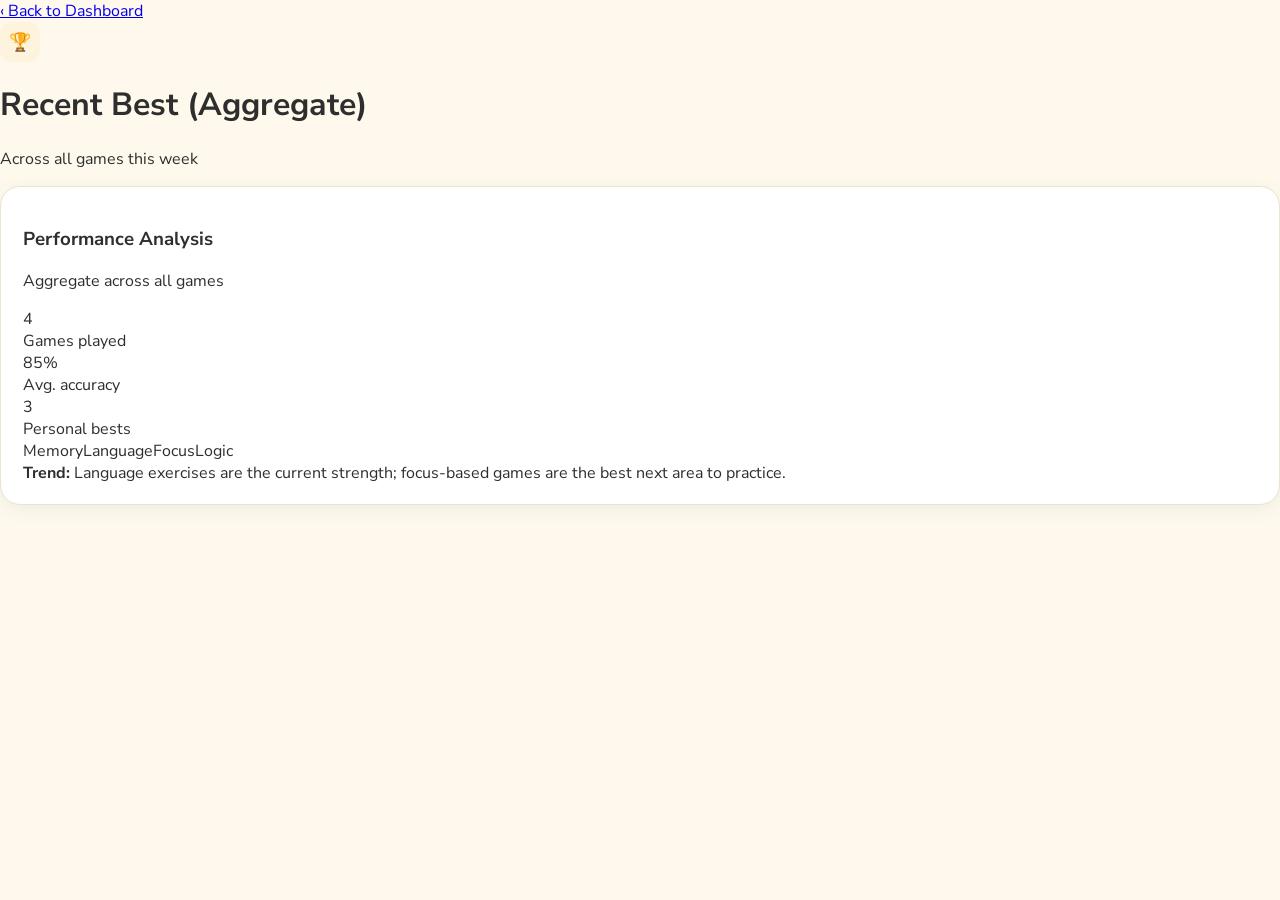
<file: analysis_best.html>
<!DOCTYPE html>
<html lang="en">
<head>
<meta charset="UTF-8">
<meta name="viewport" content="width=device-width, initial-scale=1.0">
<title>Recent Best — Performance Analysis · NeuroBloom</title>
<link rel="preconnect" href="https://fonts.googleapis.com">
<link href="https://fonts.googleapis.com/css2?family=Nunito+Sans:wght@400;500;600;700;800&display=swap" rel="stylesheet">
<link rel="stylesheet" href="style.css">
</head>
<body>
<div class="page-wrap">

  <a class="back-link" href="index.html">‹ Back to Dashboard</a>

  <div class="page-title-row">
    <div class="g-icon best">🏆</div>
    <div>
      <h1>Recent Best (Aggregate)</h1>
      <p>Across all games this week</p>
    </div>
  </div>

  <div class="card analysis-panel standalone">
    <div class="analysis-head">
      <div>
        <h3>Performance Analysis</h3>
        <p>Aggregate across all games</p>
      </div>
    </div>
    <div class="stat-row">
      <div class="stat-box"><div class="num">4</div><div class="lbl">Games played</div></div>
      <div class="stat-box"><div class="num">85%</div><div class="lbl">Avg. accuracy</div></div>
      <div class="stat-box"><div class="num">3</div><div class="lbl">Personal bests</div></div>
    </div>
    <div class="bars">
      <div class="bar" style="height:60%"></div>
      <div class="bar peak" style="height:88%"></div>
      <div class="bar" style="height:45%"></div>
      <div class="bar" style="height:70%"></div>
    </div>
    <div class="bar-labels"><span>Memory</span><span>Language</span><span>Focus</span><span>Logic</span></div>
    <div class="analysis-note"><b>Trend:</b> Language exercises are the current strength; focus-based games are the best next area to practice.</div>
  </div>

</div>
</body>
</html>
</file>
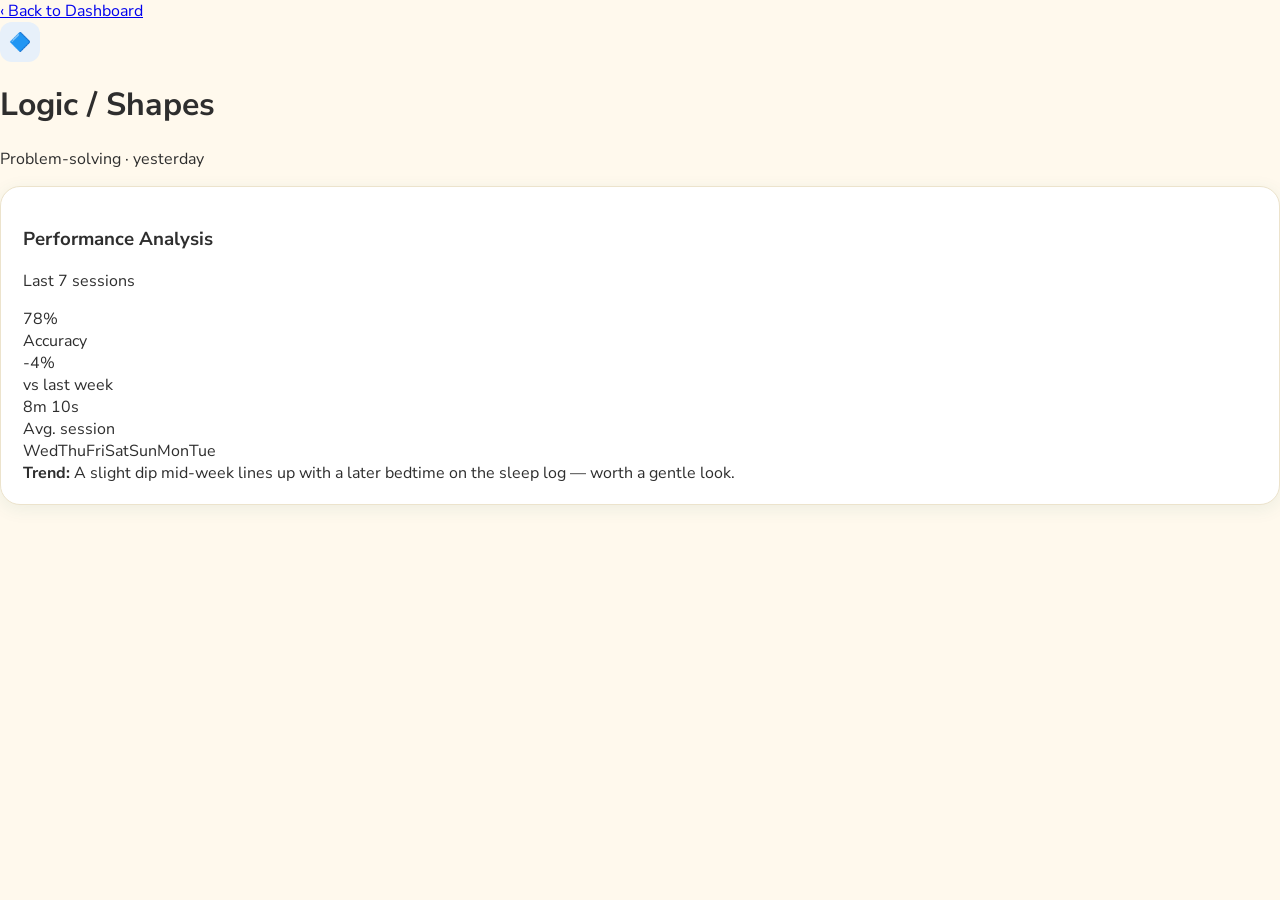
<file: analysis_logic.html>
<!DOCTYPE html>
<html lang="en">
<head>
<meta charset="UTF-8">
<meta name="viewport" content="width=device-width, initial-scale=1.0">
<title>Logic / Shapes — Performance Analysis · NeuroBloom</title>
<link rel="preconnect" href="https://fonts.googleapis.com">
<link href="https://fonts.googleapis.com/css2?family=Nunito+Sans:wght@400;500;600;700;800&display=swap" rel="stylesheet">
<link rel="stylesheet" href="style.css">
</head>
<body>
<div class="page-wrap">

  <a class="back-link" href="index.html">‹ Back to Dashboard</a>

  <div class="page-title-row">
    <div class="g-icon logic">🔷</div>
    <div>
      <h1>Logic / Shapes</h1>
      <p>Problem-solving · yesterday</p>
    </div>
  </div>

  <div class="card analysis-panel standalone">
    <div class="analysis-head">
      <div>
        <h3>Performance Analysis</h3>
        <p>Last 7 sessions</p>
      </div>
    </div>
    <div class="stat-row">
      <div class="stat-box"><div class="num">78%</div><div class="lbl">Accuracy</div></div>
      <div class="stat-box"><div class="num">-4%</div><div class="lbl">vs last week</div></div>
      <div class="stat-box"><div class="num">8m 10s</div><div class="lbl">Avg. session</div></div>
    </div>
    <div class="bars">
      <div class="bar peak" style="height:85%"></div>
      <div class="bar" style="height:76%"></div>
      <div class="bar" style="height:70%"></div>
      <div class="bar" style="height:65%"></div>
      <div class="bar" style="height:72%"></div>
      <div class="bar" style="height:78%"></div>
      <div class="bar" style="height:78%"></div>
    </div>
    <div class="bar-labels"><span>Wed</span><span>Thu</span><span>Fri</span><span>Sat</span><span>Sun</span><span>Mon</span><span>Tue</span></div>
    <div class="analysis-note"><b>Trend:</b> A slight dip mid-week lines up with a later bedtime on the sleep log — worth a gentle look.</div>
  </div>

</div>
</body>
</html>
</file>
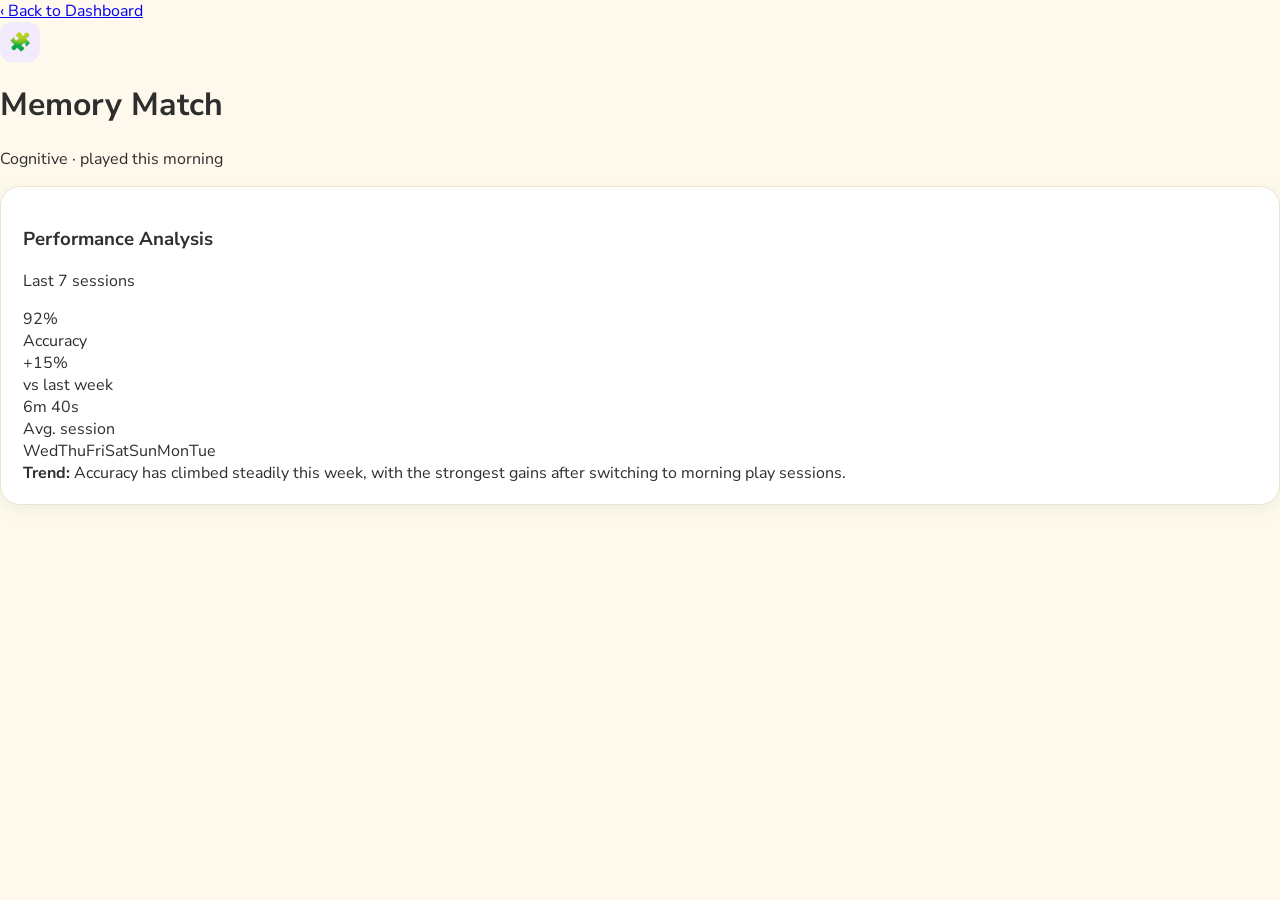
<file: analysis_memory.html>
<!DOCTYPE html>
<html lang="en">
<head>
<meta charset="UTF-8">
<meta name="viewport" content="width=device-width, initial-scale=1.0">
<title>Memory Match — Performance Analysis · NeuroBloom</title>
<link rel="preconnect" href="https://fonts.googleapis.com">
<link href="https://fonts.googleapis.com/css2?family=Nunito+Sans:wght@400;500;600;700;800&display=swap" rel="stylesheet">
<link rel="stylesheet" href="style.css">
</head>
<body>
<div class="page-wrap">

  <a class="back-link" href="index.html">‹ Back to Dashboard</a>

  <div class="page-title-row">
    <div class="g-icon memory">🧩</div>
    <div>
      <h1>Memory Match</h1>
      <p>Cognitive · played this morning</p>
    </div>
  </div>

  <div class="card analysis-panel standalone">
    <div class="analysis-head">
      <div>
        <h3>Performance Analysis</h3>
        <p>Last 7 sessions</p>
      </div>
    </div>
    <div class="stat-row">
      <div class="stat-box"><div class="num">92%</div><div class="lbl">Accuracy</div></div>
      <div class="stat-box"><div class="num">+15%</div><div class="lbl">vs last week</div></div>
      <div class="stat-box"><div class="num">6m 40s</div><div class="lbl">Avg. session</div></div>
    </div>
    <div class="bars">
      <div class="bar" style="height:40%"></div>
      <div class="bar" style="height:55%"></div>
      <div class="bar" style="height:50%"></div>
      <div class="bar" style="height:68%"></div>
      <div class="bar" style="height:74%"></div>
      <div class="bar" style="height:80%"></div>
      <div class="bar peak" style="height:92%"></div>
    </div>
    <div class="bar-labels"><span>Wed</span><span>Thu</span><span>Fri</span><span>Sat</span><span>Sun</span><span>Mon</span><span>Tue</span></div>
    <div class="analysis-note"><b>Trend:</b> Accuracy has climbed steadily this week, with the strongest gains after switching to morning play sessions.</div>
  </div>

</div>
</body>
</html>
</file>
<file: style.css>
:root {
  --cream:        #FFF9ED;
  --cream-deep:   #FBF2DC;
  --teal:         #176B5B;
  --teal-deep:    #124F44;
  --teal-tint:    #E4F1EE;
  --blue:         #3D82C4;
  --blue-tint:    #E7F0FA;
  --yellow:       #F4B942;
  --yellow-tint:  #FEF3DC;
  --green:        #8FC1A6;
  --green-tint:   #E7F5EE;
  --purple:       #9C7AEA;
  --purple-tint:  #F1EBFC;
  --coral:        #E57373;
  --coral-tint:   #FCEAEA;
  --ink:          #2E2E2E;
  --ink-soft:     #6B6B63;
  --line:         #ECE3CC;
  --white:        #FFFFFF;

  --radius-lg: 20px;
  --radius-md: 14px;
  --radius-sm: 10px;
  --shadow-card: 0 4px 18px rgba(23, 107, 91, 0.08);
  --shadow-pop:  0 10px 30px rgba(23, 107, 91, 0.14);
}

* { box-sizing: border-box; }

body {
  margin: 0;
  background: var(--cream);
  color: var(--ink);
  font-family: "Nunito Sans", -apple-system, BlinkMacSystemFont, sans-serif;
  -webkit-font-smoothing: antialiased;
}

.wrap {
  max-width: 1320px;
  margin: 0 auto;
  padding: 20px 28px 48px;
}

/* Top nav */
.topnav {
  display: flex;
  align-items: center;
  justify-content: space-between;
  gap: 20px;
  background: var(--white);
  border: 1px solid var(--line);
  border-radius: var(--radius-lg);
  padding: 12px 20px;
  box-shadow: var(--shadow-card);
}

.brand { display: flex; align-items: center; gap: 12px; }

.topnav-row { display: contents; }

.brand-mark {
  width: 42px;
  height: 42px;
  border-radius: 12px;
  background: linear-gradient(145deg, var(--teal), var(--teal-deep));
  color: var(--white);
  display: flex;
  align-items: center;
  justify-content: center;
}
.brand-mark svg { width: 22px; height: 22px; }

.brand-text .name { font-weight: 800; font-size: 18px; color: var(--teal-deep); line-height: 1.1; }
.brand-text .sub { font-size: 10.5px; letter-spacing: 0.06em; color: var(--ink-soft); font-weight: 700; }

.patient-switch { display: flex; align-items: center; gap: 8px; }
.patient-switch-label { font-size: 13px; color: var(--ink-soft); font-weight: 600; }
.patient-select {
  border: 1px solid var(--line);
  background: var(--cream-deep);
  border-radius: var(--radius-sm);
  padding: 8px 12px;
  font-family: inherit;
  font-weight: 700;
  color: var(--teal-deep);
}

.nav-links { display: flex; align-items: center; gap: 8px; position: relative; }

.nav-toggle {
  display: none;
  flex-direction: column;
  justify-content: center;
  align-items: center;
  gap: 5px;
  width: 40px;
  height: 40px;
  border-radius: 50%;
  border: 1px solid var(--line);
  background: var(--cream-deep);
  cursor: pointer;
}
.nav-toggle span {
  display: block;
  width: 18px;
  height: 2px;
  border-radius: 2px;
  background: var(--teal-deep);
}
.nav-toggle:hover { background: var(--teal-tint); }

.nav-pill {
  border: none;
  background: transparent;
  color: var(--ink-soft);
  font-family: inherit;
  font-weight: 700;
  font-size: 14px;
  padding: 10px 16px;
  border-radius: 999px;
  cursor: pointer;
  transition: background 0.15s ease, color 0.15s ease;
}
.nav-pill:hover { background: var(--teal-tint); color: var(--teal-deep); }
.nav-pill.active { background: var(--teal); color: var(--white); }

.icon-btn {
  width: 40px;
  height: 40px;
  border-radius: 50%;
  border: 1px solid var(--line);
  background: var(--cream-deep);
  color: var(--teal-deep);
  font-size: 16px;
  cursor: pointer;
}
.icon-btn:hover { background: var(--teal-tint); }

.settings-wrap { position: relative; }
.settings-panel {
  display: none;
  position: absolute;
  right: 0;
  top: 52px;
  width: 320px;
  background: var(--white);
  border: 1px solid var(--line);
  border-radius: var(--radius-md);
  box-shadow: var(--shadow-pop);
  padding: 18px;
  z-index: 20;
}
.settings-panel.open { display: block; }

.settings-header { display: flex; align-items: center; justify-content: space-between; margin-bottom: 8px; }
.settings-header h3 { margin: 0; font-size: 16px; color: var(--teal-deep); }
.close-analysis { border: none; background: none; color: var(--ink-soft); font-size: 16px; cursor: pointer; }

.settings-row { display: flex; align-items: center; justify-content: space-between; padding: 12px 0; border-bottom: 1px solid var(--line); }
.settings-label { font-weight: 700; font-size: 14px; color: var(--ink); display: flex; flex-direction: column; gap: 2px; }
.settings-label span { font-weight: 500; font-size: 12px; color: var(--ink-soft); }

.switch { position: relative; width: 42px; height: 24px; display: inline-block; flex-shrink: 0; }
.switch input { opacity: 0; width: 0; height: 0; }
.slider { position: absolute; inset: 0; background: #DDD3B4; border-radius: 999px; transition: 0.2s; cursor: pointer; }
.slider::before { content: ""; position: absolute; width: 18px; height: 18px; left: 3px; top: 3px; background: var(--white); border-radius: 50%; transition: 0.2s; }
.switch input:checked + .slider { background: var(--green); }
.switch input:checked + .slider::before { transform: translateX(18px); }

.settings-divider { height: 1px; background: var(--line); margin: 12px 0; }

.settings-textsize { display: flex; gap: 8px; }
.settings-textsize button {
  flex: 1;
  border: 1px solid var(--line);
  background: var(--cream-deep);
  border-radius: var(--radius-sm);
  padding: 10px 0;
  font-family: inherit;
  font-weight: 700;
  color: var(--ink-soft);
  cursor: pointer;
}
.settings-textsize button.active { background: var(--teal); color: var(--white); border-color: var(--teal); }

.settings-select {
  width: 100%;
  border: 1px solid var(--line);
  background: var(--cream-deep);
  border-radius: var(--radius-sm);
  padding: 10px 12px;
  font-family: inherit;
  font-weight: 600;
  color: var(--ink);
}

.location-chip-list {
  display: flex;
  flex-wrap: wrap;
  gap: 6px;
  margin-top: 10px;
}
.location-chip-item {
  display: flex;
  align-items: center;
  gap: 6px;
  background: var(--cream-deep);
  border: 1px solid var(--line);
  border-radius: 999px;
  padding: 5px 10px;
  font-size: 12px;
  font-weight: 600;
  color: var(--ink-soft);
}
.location-chip-item.active {
  background: var(--teal);
  color: var(--white);
  border-color: var(--teal);
}
.location-remove-btn {
  border: none;
  background: none;
  cursor: pointer;
  font-size: 12px;
  line-height: 1;
  color: inherit;
  opacity: 0.7;
  padding: 0;
}
.location-remove-btn:hover { opacity: 1; }

.location-add-row {
  display: flex;
  gap: 8px;
  margin-top: 10px;
}
.location-add-input {
  flex: 1;
  border: 1px solid var(--line);
  background: var(--cream-deep);
  border-radius: var(--radius-sm);
  padding: 8px 10px;
  font-family: inherit;
  font-size: 13px;
  color: var(--ink);
}
.location-add-btn {
  border: none;
  background: var(--teal);
  color: var(--white);
  font-family: inherit;
  font-weight: 700;
  border-radius: var(--radius-sm);
  padding: 8px 14px;
  cursor: pointer;
}
.location-add-btn:hover { opacity: 0.9; }

.live-location-btn {
  width: 100%;
  margin-top: 10px;
  border: none;
  background: var(--blue);
  color: var(--white);
  font-family: inherit;
  font-weight: 700;
  border-radius: var(--radius-sm);
  padding: 10px;
  cursor: pointer;
}
.live-location-btn:hover { background: #35719F; }
.location-status { font-size: 12px; color: var(--ink-soft); margin-top: 6px; }

.care-logs-tip {
  display: inline-block;
  margin: 14px 0 0;
  background: var(--yellow-tint);
  color: #8A5B0A;
  font-weight: 700;
  font-size: 13px;
  padding: 6px 14px;
  border-radius: 999px;
}

 /* Greeting banner  */
.banner {
  margin-top: 16px;
  background: linear-gradient(120deg, var(--teal) 0%, var(--teal-deep) 100%);
  border-radius: var(--radius-lg);
  padding: 24px 28px;
  display: flex;
  align-items: center;
  gap: 20px;
  color: var(--white);
  box-shadow: var(--shadow-card);
}

.banner-photo {
  width: 68px;
  height: 68px;
  border-radius: 50%;
  object-fit: cover;
  border: 3px solid rgba(255,255,255,0.6);
}
.photo-placeholder { background: rgba(255,255,255,0.25); }

.banner-body { flex: 1; }
.banner-date { font-size: 13px; opacity: 0.85; font-weight: 600; margin-bottom: 4px; }
.banner-body h1 { margin: 0 0 6px; font-size: 28px; font-weight: 800; }
.banner-body p { margin: 0; font-size: 14px; opacity: 0.9; }

.location-chip {
  background: rgba(255,255,255,0.14);
  border: 1px solid rgba(255,255,255,0.3);
  border-radius: var(--radius-md);
  padding: 10px 16px;
  text-align: right;
  min-width: 150px;
}
.location-chip .label { font-size: 10.5px; letter-spacing: 0.05em; opacity: 0.8; font-weight: 700; display: flex; align-items: center; justify-content: flex-end; gap: 6px; }
.location-chip .value { font-size: 15px; font-weight: 800; margin-top: 2px; }
.live-dot { color: var(--yellow); font-size: 10px; }

/*  Rows & cards  */
.row { display: grid; gap: 18px; margin-top: 18px; }
.row-1 { grid-template-columns: 1fr 1fr; }
.row-2 { grid-template-columns: 1.3fr 1fr; align-items: start; }

.card {
  background: var(--white);
  border: 1px solid var(--line);
  border-radius: var(--radius-lg);
  padding: 20px 22px;
  box-shadow: var(--shadow-card);
  position: relative;
}

.card h2 {
  margin: 0 0 14px;
  font-size: 16px;
  font-weight: 800;
  color: var(--teal-deep);
  display: flex;
  align-items: center;
  gap: 8px;
}

.dot {
  width: 9px;
  height: 9px;
  border-radius: 50%;
  background: var(--green);
  display: inline-block;
}

/* Current Status card */
.status-person { display: flex; align-items: center; gap: 12px; }
.status-person img, .status-avatar {
  width: 46px;
  height: 46px;
  border-radius: 50%;
  object-fit: cover;
  background: var(--purple-tint);
}
.status-person .who { font-size: 12px; color: var(--ink-soft); font-weight: 600; }
.status-person .when { font-size: 14px; font-weight: 800; color: var(--ink); }
.status-more { margin-left: auto; color: var(--ink-soft); cursor: pointer; }

.status-rows { margin-top: 14px; display: flex; flex-direction: column; gap: 10px; }
.status-row { display: flex; justify-content: space-between; font-size: 14px; }
.status-row .k { color: var(--ink-soft); font-weight: 600; }
.status-row .v { color: var(--ink); font-weight: 800; }

.alert-pill {
  position: absolute;
  top: 20px;
  right: 22px;
  background: var(--coral-tint);
  color: #B23B3B;
  font-weight: 800;
  font-size: 12px;
  padding: 5px 12px;
  border-radius: 999px;
}

/* Exercise progress card */
.exercise-row { display: flex; gap: 14px; }
.exercise-block {
  flex: 1;
  background: var(--green-tint);
  border-radius: var(--radius-md);
  padding: 14px;
  font-size: 20px;
  font-weight: 800;
  color: var(--teal-deep);
}
.exercise-block span { display: block; font-size: 12px; font-weight: 700; color: var(--ink-soft); margin-top: 4px; }
.exercise-block:nth-child(2) { background: var(--blue-tint); }

.bar-track { height: 10px; background: var(--cream-deep); border-radius: 999px; margin-top: 16px; overflow: hidden; }
.bar-fill { height: 100%; background: linear-gradient(90deg, var(--green), var(--teal)); border-radius: 999px; }
.remaining { margin-top: 10px; font-size: 13px; color: var(--ink-soft); font-weight: 600; }

/* Daily Activity Overview */
.activity-head { display: flex; align-items: center; justify-content: space-between; }
.activity-clock { color: var(--yellow); font-size: 18px; }

.eyebrow { font-size: 11px; letter-spacing: 0.06em; font-weight: 800; color: var(--ink-soft); }
.play-time { font-size: 18px; font-weight: 800; color: var(--teal-deep); margin-top: 4px; }

.tag-row { display: flex; gap: 8px; flex-wrap: wrap; margin: 12px 0; }
.tag-row span, .tag-row .tag {
  background: var(--yellow-tint);
  color: #8A5B0A;
  font-size: 12px;
  font-weight: 700;
  padding: 5px 12px;
  border-radius: 999px;
}

.game-list { display: flex; flex-direction: column; gap: 10px; margin-top: 6px; }
.game-row {
  display: flex;
  align-items: center;
  gap: 14px;
  padding: 12px 14px;
  border-radius: var(--radius-md);
  background: var(--cream-deep);
  text-decoration: none;
  color: inherit;
  transition: background 0.15s ease, transform 0.15s ease;
}
.game-row:hover { background: var(--teal-tint); transform: translateX(2px); }

.g-icon {
  width: 40px;
  height: 40px;
  border-radius: 12px;
  display: flex;
  align-items: center;
  justify-content: center;
  font-size: 18px;
  flex-shrink: 0;
}
.g-icon.memory { background: var(--purple-tint); }
.g-icon.best { background: var(--yellow-tint); }
.g-icon.logic { background: var(--blue-tint); }

.g-info { flex: 1; }
.g-name { font-weight: 800; font-size: 14px; color: var(--ink); }
.g-meta { font-size: 12.5px; color: var(--ink-soft); font-weight: 600; margin-top: 2px; }
.g-arrow { color: var(--ink-soft); font-size: 18px; }

.hint-note { margin-top: 14px; font-size: 12.5px; color: var(--ink-soft); font-weight: 600; }

/* Schedule card */
.schedule { display: flex; flex-direction: column; gap: 4px; margin-bottom: 4px; }

.schedule-item {
  display: flex;
  align-items: center;
  gap: 12px;
  padding: 10px 4px;
  border-bottom: 1px dashed var(--line);
  font-size: 14px;
}
.schedule-item:last-child { border-bottom: none; }

.s-icon {
  width: 32px;
  height: 32px;
  border-radius: 10px;
  background: var(--yellow-tint);
  display: flex;
  align-items: center;
  justify-content: center;
  font-size: 15px;
  flex-shrink: 0;
}

.s-time {
  font-weight: 800;
  color: var(--teal-deep);
  font-size: 13px;
  min-width: 68px;
  flex-shrink: 0;
}

.s-desc { color: var(--ink); font-weight: 600; }

.care-log {
  margin-top: 10px;
  background: var(--yellow-tint);
  border-radius: var(--radius-md);
  padding: 12px 14px;
  font-size: 13px;
  color: #7A5209;
}
.care-log b { color: #6B4707; }
.care-log-entry {
  padding: 6px 0;
  border-top: 1px dashed rgba(122, 82, 9, 0.25);
  font-size: 12.5px;
  color: #6B4707;
  display: flex;
  align-items: center;
  justify-content: space-between;
  gap: 10px;
}
.care-log-entry-text { flex: 1; }
.care-log-delete-btn {
  flex-shrink: 0;
  border: none;
  background: none;
  cursor: pointer;
  font-size: 12px;
  line-height: 1;
  color: #6B4707;
  opacity: 0.5;
  padding: 2px;
}
.care-log-delete-btn:hover { opacity: 1; color: #B23A3A; }
.care-log-entry:first-of-type { border-top: none; }

.quick-note {
  width: 100%;
  margin-top: 12px;
  border: 1px solid var(--line);
  background: var(--cream-deep);
  border-radius: var(--radius-sm);
  padding: 12px 14px;
  font-family: inherit;
  font-size: 14px;
  color: var(--ink);
}
.quick-note:focus { outline: 2px solid var(--teal); background: var(--white); }

/*  Controls footer  */
.controls-card {
  margin-top: 18px;
  display: flex;
  align-items: center;
  gap: 24px;
  flex-wrap: wrap;
}

.control-group { display: flex; align-items: center; gap: 10px; }
.control-icon {
  width: 40px;
  height: 40px;
  border-radius: 12px;
  background: var(--purple-tint);
  color: var(--purple);
  display: flex;
  align-items: center;
  justify-content: center;
  font-size: 17px;
}
.control-label { font-size: 13.5px; font-weight: 800; color: var(--ink); display: flex; flex-direction: column; }
.control-label span { font-weight: 600; color: var(--ink-soft); font-size: 11.5px; }

.toggle { display: flex; border-radius: 999px; overflow: hidden; border: 1px solid var(--line); }
.toggle button {
  border: none;
  background: var(--cream-deep);
  color: var(--ink-soft);
  font-family: inherit;
  font-weight: 800;
  font-size: 12.5px;
  padding: 9px 16px;
  cursor: pointer;
}
.toggle button.on { background: var(--coral-tint); color: #B23B3B; }
#toggleOn.on, .toggle button#toggleOn.on { background: var(--green); color: var(--white); }

.text-size-btns { display: flex; gap: 6px; }
.text-size-btns button {
  border: 1px solid var(--line);
  background: var(--cream-deep);
  border-radius: var(--radius-sm);
  font-family: inherit;
  font-weight: 800;
  padding: 8px 12px;
  cursor: pointer;
  color: var(--teal-deep);
}

.lang-btns { display: flex; gap: 8px; margin-left: auto; }
.lang-btn {
  border: 1px solid var(--line);
  background: var(--cream-deep);
  border-radius: var(--radius-sm);
  padding: 8px 14px;
  text-align: center;
  cursor: pointer;
  min-width: 78px;
}
.lang-btn .top { font-weight: 800; font-size: 13px; color: var(--ink); }
.lang-btn .bottom { font-size: 10.5px; color: var(--ink-soft); font-weight: 600; }
.lang-btn.active { background: var(--teal); border-color: var(--teal); }
.lang-btn.active .top, .lang-btn.active .bottom { color: var(--white); }

/*  Responsive  */
@media (max-width: 980px) {
  .row-1, .row-2 { grid-template-columns: 1fr; }
  .topnav { flex-wrap: wrap; }
  .banner { flex-wrap: wrap; }
  .controls-card { justify-content: center; }
  .lang-btns { margin-left: 0; }
}

@media (max-width: 560px) {
  .wrap { padding: 14px 14px 32px; }
  .nav-links { flex-wrap: wrap; }
  .banner-body h1 { font-size: 20px; }
}

/* Narrow phones */
@media (max-width: 480px) {
  .wrap { padding: 12px 12px 28px; overflow-x: hidden; }

  .topnav { flex-direction: column; align-items: stretch; gap: 14px; padding: 14px 16px; }
  .brand { justify-content: flex-start; min-width: 0; }
  .patient-switch { justify-content: space-between; min-width: 0; }
  .patient-select { flex: 1; min-width: 0; }

  /* hamburger toggle */
  .topnav-row { display: flex; align-items: center; justify-content: space-between; width: 100%; }
  .nav-toggle { display: flex; }
  .nav-links { display: none; }
  .nav-links.open { display: flex; }

  .nav-links { flex-direction: column; align-items: stretch; gap: 8px; }
  .nav-pill { flex: 1 1 auto; width: 100%; min-width: 0; text-align: center; font-size: 14px; padding: 10px 6px; }
  .settings-wrap { display: flex; justify-content: center; }

  .settings-panel {
    position: fixed;
    top: 12px;
    left: 12px;
    right: 12px;
    bottom: 12px;
    width: auto;
    max-height: none;
    overflow-y: auto;
  }

  .banner { padding: 16px; gap: 12px; }
  .banner-photo, .photo-placeholder.banner-photo { width: 52px; height: 52px; }
  .banner-body { min-width: 0; }
  .banner-body h1 { font-size: 18px; }
  .banner-body p { font-size: 13px; }
  .location-chip { min-width: 0; width: 100%; text-align: left; margin-top: 4px; }
  .location-chip .label { justify-content: flex-start; }

  .card { padding: 16px; }
  .row { gap: 12px; }

  .controls-card { justify-content: center; gap: 14px; }
  .lang-btns { margin-left: 0; width: 100%; justify-content: center; }
}
</file>
